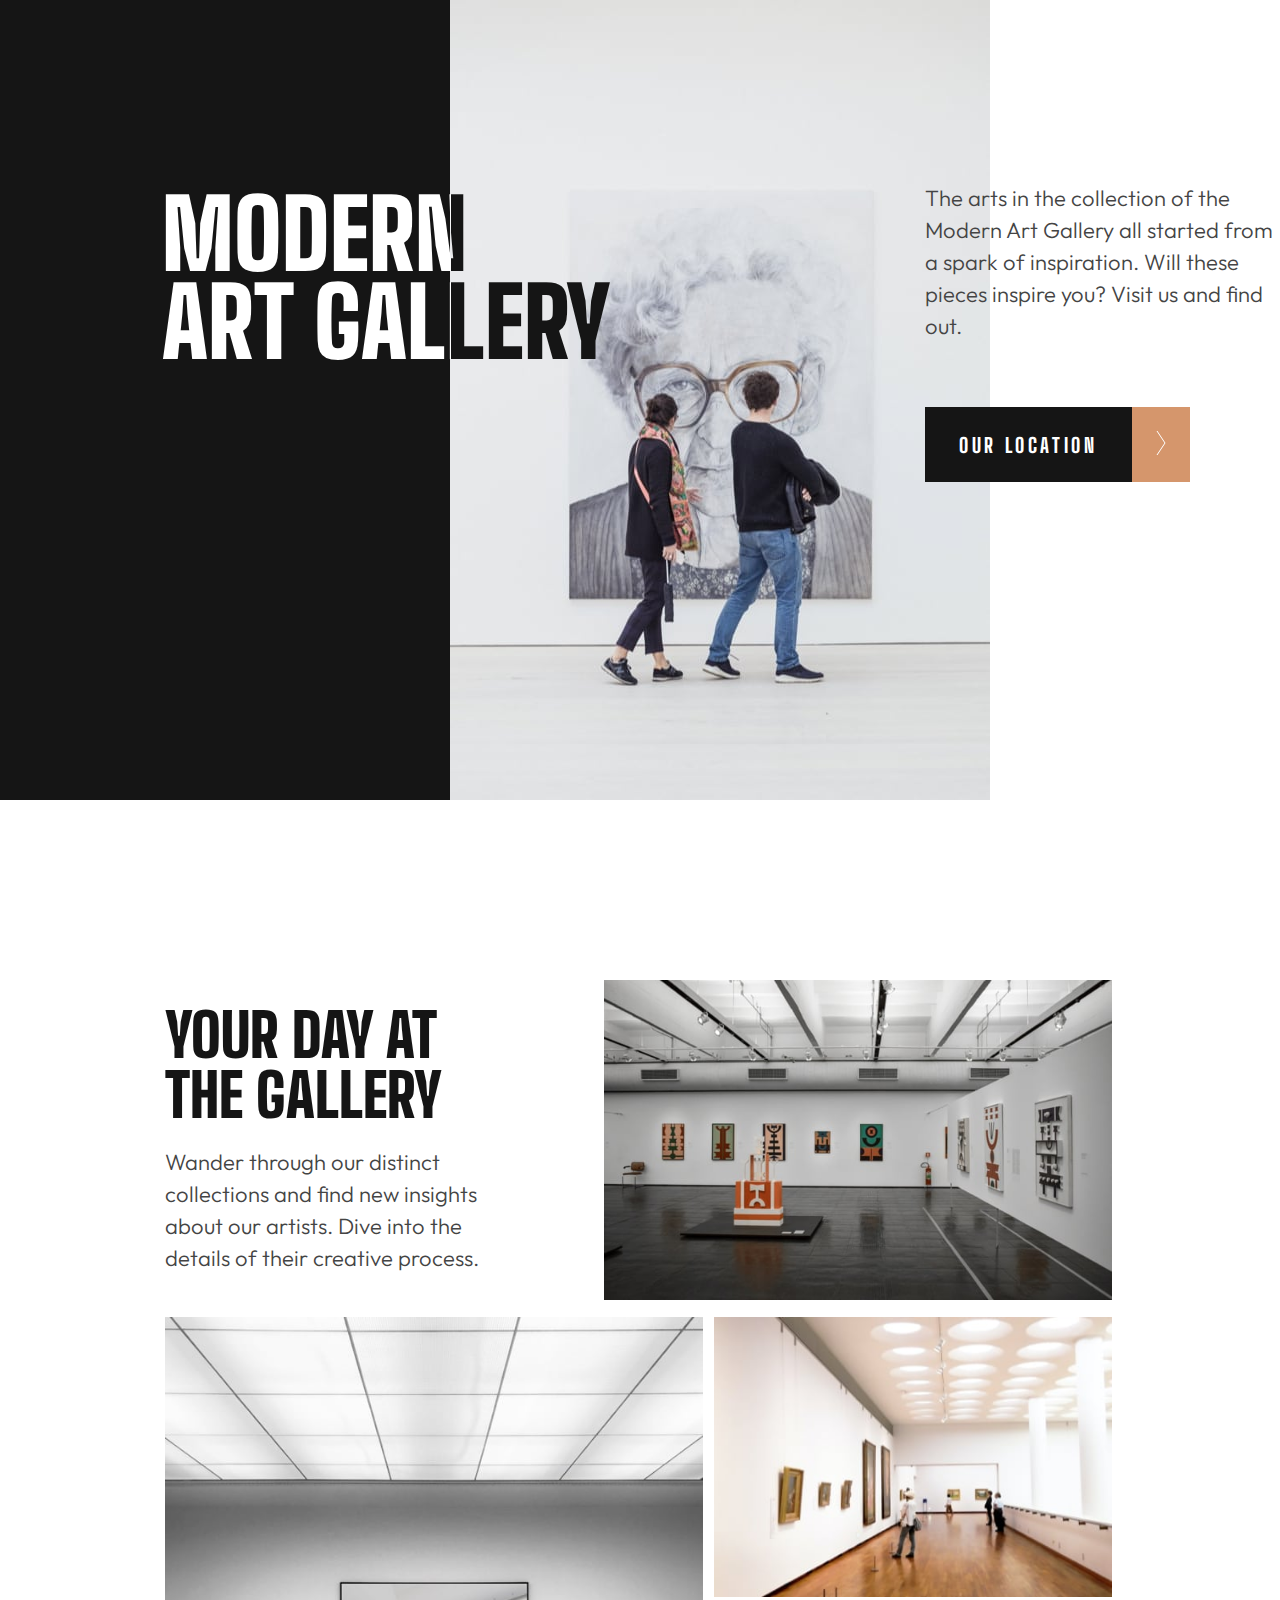
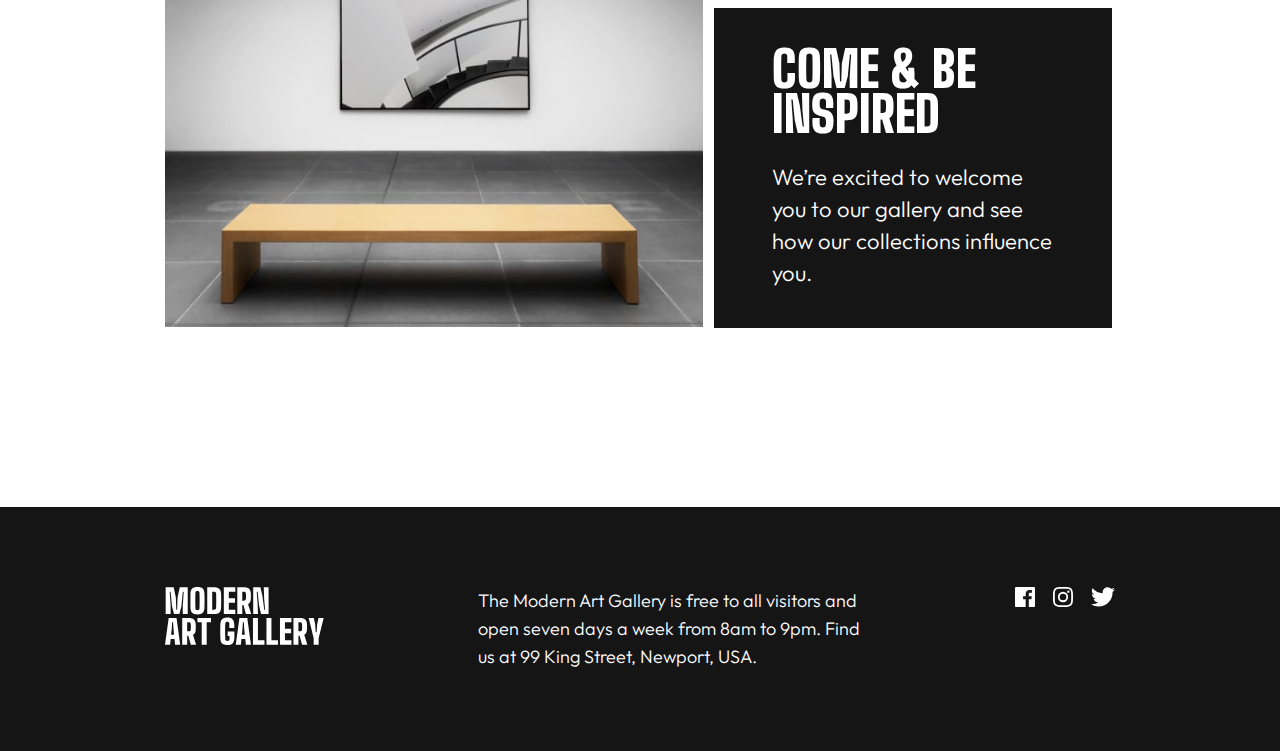
<file: index.html>
<!DOCTYPE html>
<html lang="en">

<head>
  <meta charset="UTF-8">
  <meta name="viewport" content="width=device-width, initial-scale=1.0">

  <link rel="icon" type="image/png" sizes="32x32" href="./assets/favicon-32x32.png">
  <link rel="preconnect" href="https://fonts.googleapis.com">
  <link rel="preconnect" href="https://fonts.gstatic.com" crossorigin>
  <link
    href="https://fonts.googleapis.com/css2?family=Big+Shoulders+Display:wght@800;900&family=Outfit:wght@300&display=swap"
    rel="stylesheet">
  <link rel="stylesheet" href="style.css">

  <title>Frontend Mentor | Art gallery website</title>
</head>

<body>
  <main>

    <div class="hero">
      <div class="bighero">
        <div class="black"></div>
        <img class="desktop-hero" src="assets/desktop/image-hero.jpg" alt="#">
        <h1>MODERN <br> ART GALLERY
        </h1>

      </div>

      <img class="mobile-hero" src="assets/mobile/image-hero.jpg" alt="#">
      <img class="tablet-hero" src="assets/tablet/image-hero.jpg" alt="#">

      <div class="text-box">
        <img class="hero-logo" src="assets/logo-dark.svg" alt="">
        <p>
          The arts in the collection of the Modern Art Gallery all started
          from a spark of inspiration. Will these pieces inspire you? Visit
          us and find out.
        </p>
        <a href="location.html" class="location-btn">
          <div class="btn-txt">
            <span>OUR LOCATION</span>
          </div>
          <div class="arrow-right">
            <img src="assets/icon-arrow-right.svg" alt="">
          </div>
        </a>

      </div>
    </div>


    <section class="cards-grid">
      <div class="card-1">
        <img class="mobile-img-grid" src="assets/mobile/image-grid-1.jpg" alt="">
        <img class="tablet-img-grid" src="assets/tablet/image-grid-1.jpg" alt="">
        <img class="desktop-img-grid" src="assets/desktop/image-grid-1.jpg" alt="">
      </div>

      <div class="card-2">
        <h1>Your Day at the Gallery</h1>
        <p>Wander through our distinct collections and find new insights about our artists. Dive into the details of
          their creative process.</p>
      </div>

      <div class="card-3">
        <img class="mobile-img-grid" src="assets/mobile/image-grid-2.jpg" alt="">
        <img class="tablet-img-grid" src="assets/tablet/image-grid-2.jpg" alt="">
        <img class="desktop-img-grid" src="assets/desktop/image-grid-2.jpg" alt="">
      </div>

      <div class="bigcard">
        <div class="card-4">
          <img class="mobile-img-grid" src="assets/mobile/image-grid-3.jpg" alt="">
          <img class="tablet-img-grid" src="assets/tablet/image-grid-3.jpg" alt="">
          <img class="desktop-img-grid" src="assets/desktop/image-grid-3.jpg" alt="">
        </div>

        <div class="card-5">
          <h1>Come &amp; be inspired</h1>
          <p>We’re excited to welcome you to our gallery and see how our collections
            influence you.</p>
        </div>
      </div>
    </section>
  </main>

  <footer>
    <img class="footer-logo" src="assets/logo-light.svg" alt="">
    <p> The Modern Art Gallery is free to all visitors and open seven days a week
      from 8am to 9pm. Find us at 99 King Street, Newport, USA.</p>
    <div class="icons">
      <img src="assets/icon-facebook.svg" alt="icon">
      <img src="assets/icon-instagram.svg" alt="icon">
      <img src="assets/icon-twitter.svg" alt="icon">
    </div>
  </footer>
</body>

</html>
</file>
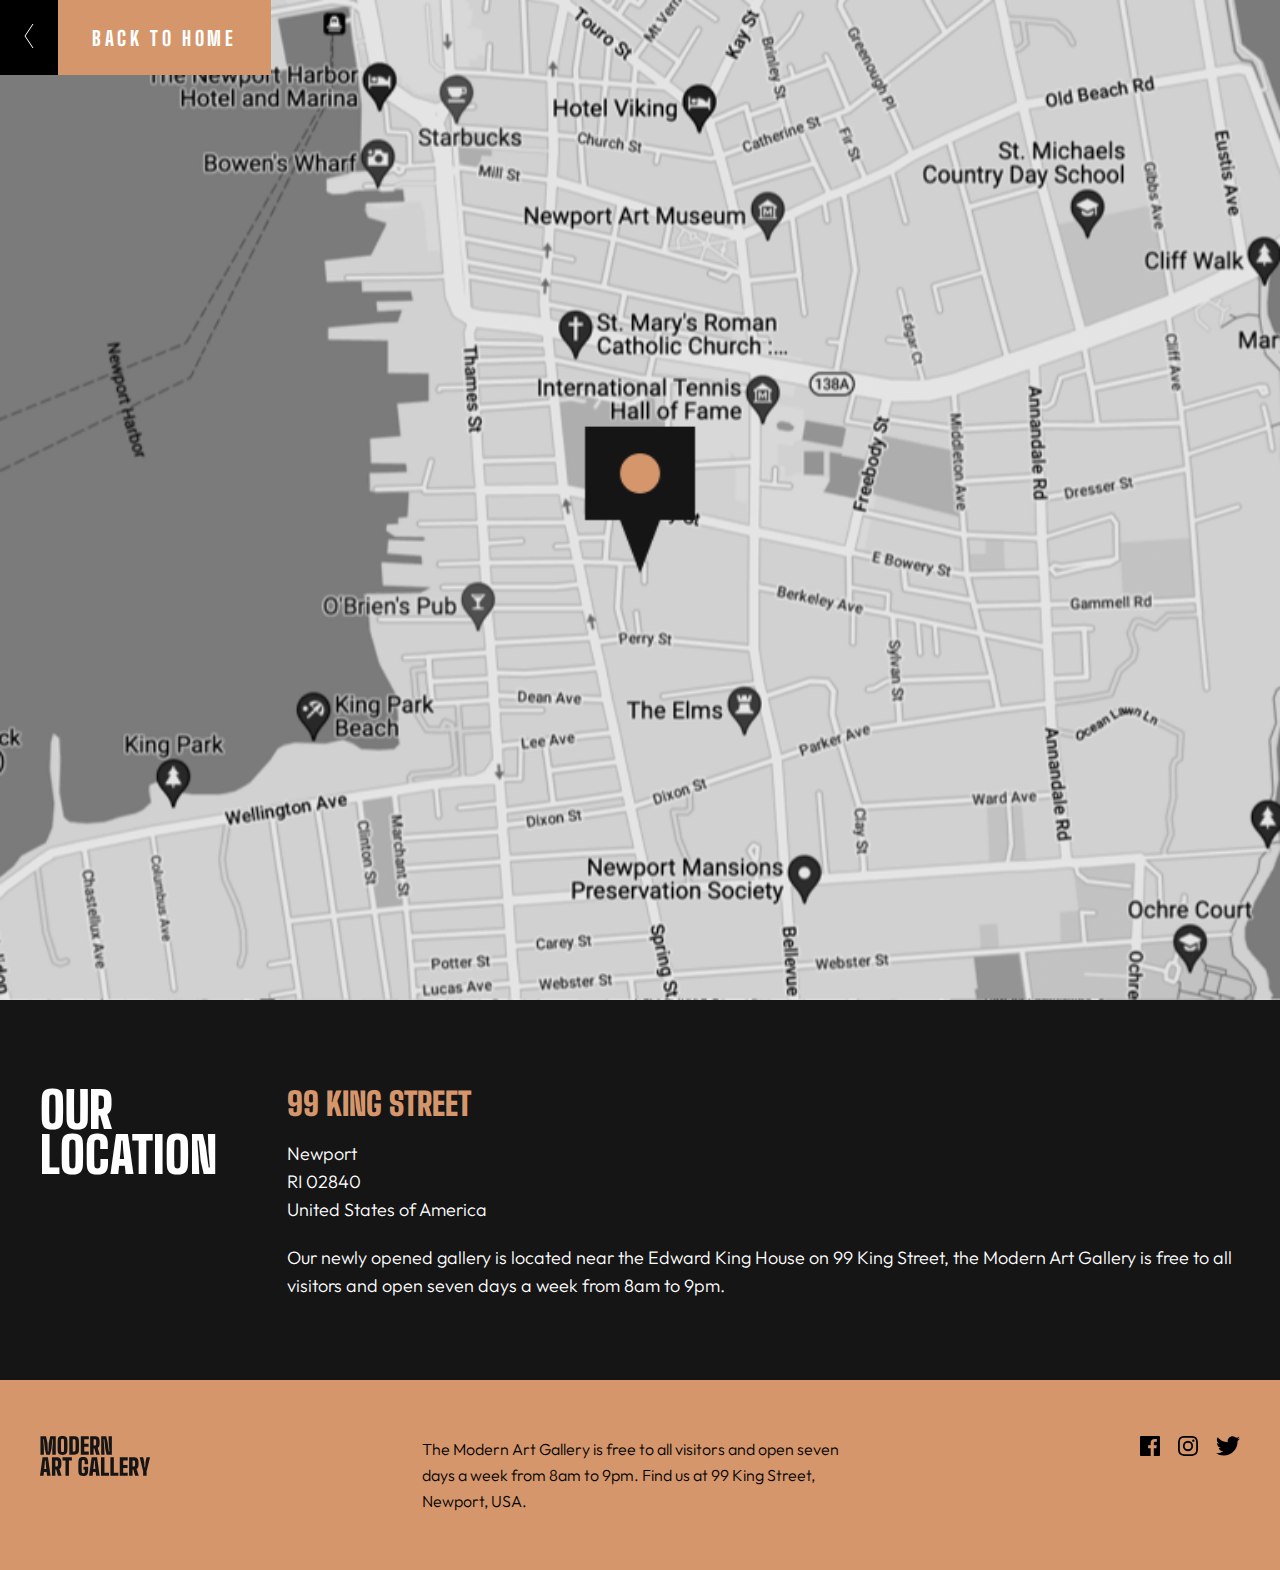
<file: location.html>
<!DOCTYPE html>
<html lang="en">

<head>
  <meta charset="UTF-8">
  <meta name="viewport" content="width=device-width, initial-scale=1.0">

  <link rel="icon" type="image/png" sizes="32x32" href="./assets/favicon-32x32.png">

  <link rel="preconnect" href="https://fonts.googleapis.com">
  <link rel="preconnect" href="https://fonts.gstatic.com" crossorigin>
  <link
    href="https://fonts.googleapis.com/css2?family=Big+Shoulders+Display:wght@800;900&family=Outfit:wght@300&display=swap"
    rel="stylesheet">
  <link rel="stylesheet" href="location.css">

  <title>Frontend Mentor | Art gallery website</title>
</head>



<body>
  <div class="container">
    <img class="map" src="assets/mobile/image-map.png" alt="">
    <img class="tablet-map" src="assets/tablet/image-map.png" alt="">
    <img class="desktop-map" src="assets/desktop/image-map.png" alt="">

    <a href="index.html" class="location-btn">
      <div class="arrow-left">
        <img src="assets/icon-arrow-left.svg" alt="">
      </div>
      <div class="btn-txt">
        <p>BACK TO HOME</p>
      </div>
    </a>

    <div class="address">
      <div class="child1">
        <h1>OUR LOCATION</h1>
      </div>
      <div class="child2">
        <h2>99 King Street</h2>
        <article> Newport</article>
        <article> RI 02840</article>
        <article>United States of America</article>
        <p>Our newly opened gallery is located near the Edward King House on 99 King
          Street, the Modern Art Gallery is free to all visitors and open seven days
          a week from 8am to 9pm.</p>
      </div>


    </div>
    <footer>
      <img class="logo" src="assets/logo-dark.svg" alt="">
      <p>The Modern Art Gallery is free to all visitors and open seven days a week from 8am to 9pm. Find us at 99 King
        Street, Newport, USA.</p>
      <div class="icons">
        <img src="assets/icon-facebook.svg" alt="icon">
        <img src="assets/icon-instagram.svg" alt="icon">
        <img src="assets/icon-twitter.svg" alt="icon">
      </div>
    </footer>


  </div>


</body>

</html>
</file>
<file: style.css>
* {
    margin: 0;
    padding: 0;
    box-sizing: border-box;
    text-decoration: none;
}

body {
    font-family: 'Big Shoulders Display', cursive;
    height: 100vh;
}

button {
    border: none;
    font-family: 'Big Shoulders Display', cursive;
}


.tablet-hero,
.desktop-hero,
.tablet-img-grid,
.desktop-img-grid,
.black,
.light-logo,
.bighero h1 {
    display: none;
}



main {
    overflow: hidden;
}

/* img {
    width: 100%;
} */

.cards-grid img,
.mobile-hero {
    width: 100%;
}


p {
    font-family: 'Outfit';
    font-style: normal;
    font-weight: 300;
    font-size: 18px;
    line-height: 28px;
    color: #444444;
}

/* --------HERO---------- */
/* --------HERO---------- */

.text-box {
    padding: 32px 16px 0 16px;
}

.hero-logo {
    width: 18em;
}

.hero p {
    color: #444444;
    margin: 32px 0;
}


/* -------LOCATION BUTTON---------- */
/* -------LOCATION BUTTON---------- */


.location-btn {
    display: flex;
    cursor: pointer;
}

.btn-txt {
    background: #151515;
    display: flex;
    align-items: center;
}

.btn-txt span {
    font-weight: 800;
    font-size: 20px;
    line-height: 24px;
    letter-spacing: 3.63636px;
    color: #FFFFFF;
    padding: 0 1.7em;
}

.arrow-right {
    background: #D5966C;
    padding: 24px;
}

.location-btn:hover .btn-txt {
    background-color: #D5966C;
}

.location-btn:hover .arrow-right {
    background-color: black;
}




/* -----------CARDS-GRID--------- */
/* -----------CARDS-GRID--------- */

.cards-grid {
    display: grid;
    padding: 120px 16px;
}

.card-2 {
    margin-top: 25px;
    margin-bottom: 32px;
}

.card-2 h1 {
    font-family: 'Big Shoulders Display';
    font-style: normal;
    font-weight: 900;
    font-size: 50px;
    line-height: 45px;
    text-transform: uppercase;
    color: #151515;

    margin-bottom: 21px;
}

.card-4 {
    margin: 16px 0;
}

.card-5 {
    background: #151515;
    padding: 48px 24px;
}

.card-5 h1 {
    font-weight: 900;
    font-size: 50px;
    line-height: 45px;
    text-transform: uppercase;
    color: #FFFFFF;

    margin-bottom: 24px;
}

.card-5 p {
    color: #FFFFFF;
}



/* -----------FOOTER---------- */
/* -----------FOOTER---------- */

footer {
    background: #151515;
    padding: 48px 32px;
}

.footer-logo,
.icons img {
    width: unset;
}

footer p {
    font-family: 'Outfit';
    font-style: normal;
    font-weight: 300;
    font-size: 16px;
    line-height: 26px;
    color: #FFFFFF;

    margin: 38px 0;
}

footer .icons {
    width: 100px;
    height: 20px;
    display: flex;
    justify-content: space-between;
}


img[alt=icon]:hover {

    filter: invert(40%) sepia(51%) saturate(352%) hue-rotate(341deg) brightness(110%) contrast(90%);
}

/* ----------------MEDIA------------ */
/* ----------------MEDIA------------ */

@media (min-width:768px) {

    .mobile-hero,
    .mobile-img-grid {
        display: none;
    }

    .tablet-hero {
        display: block;
        width: 28em;
    }

    .tablet-img-grid {
        display: block;
    }

    .hero {
        display: flex;
    }

    .hero-logo {
        width: 20em;
    }

    .text-box {
        transform: translate(-61px, 154px);
    }


    /* ----CARDS-GRID---- */
    /* ----CARDS-GRID---- */

    .cards-grid {
        display: grid;
        grid-template-columns: 43% 10% 40%;
        column-gap: 11px;
        row-gap: 11px;
        padding: 120px 40px;
        margin-right: -3.5vw;
    }

    .card-1 {
        grid-column: 2 / 4;
    }

    .card-2 {
        grid-column: 1 / 2;
        grid-row: 1 / 2;
        padding-right: 83px;
    }

    .card-3 {
        grid-column: 1 / 3;
        grid-row: 2 / 3;
    }

    .card-4 {
        margin-top: 0;
        margin-bottom: 11px;
    }

    .card-5 {
        height: 53%;
        display: flex;
        flex-direction: column;
        justify-content: center;
        padding: 0 4.5vw;
    }

    .bigcard {
        grid-row: 2 / 3;
    }

    /* -----FOOTER---- */
    /* -----FOOTER---- */


    footer {
        display: flex;
        justify-content: space-between;
        align-items: flex-start;
    }

    footer p {
        width: 35vw;
        margin: 0;
    }
}


@media (min-width:1280px) {

    .tablet-hero,
    .tablet-img-grid,
    .hero-logo {
        display: none;
    }

    .desktop-hero,
    .black,
    .desktop-img-grid,
    .bighero h1 {
        display: block;
    }

    p {
        font-size: 22px;
        line-height: 32px;
    }

    .card-2 h1 {
        font-size: 60px;
        line-height: 60px;
    }

    .card-5 {
        height: 52.5%;
    }

    .cards-grid {
        padding: 180px 165px;
    }

    /* --------HERO------ */
    /* --------HERO------ */

    .bighero {
        display: flex;
    }

    .black {
        width: 450px;
        height: 800px;
        background: #151515;
    }

    .bighero h1 {
        font-weight: 900;
        font-size: 96px;
        line-height: 88px;
        background: linear-gradient(90deg, white 56.2%, #151515 20%);
        background-clip: border-box;
        -webkit-background-clip: text;
        -webkit-text-fill-color: transparent;
        width: 514px;
        margin: 190px -827.7px;
    }

    .text-box {
        width: 350px;
        padding: 0;
        transform: translate(925px, 182px);
    }

    .text-box p {
        margin: 0 0 65px;
    }

    footer {
        padding: 80px 165px;
    }

    footer p {
        width: 30vw;
        font-size: 18px;
        line-height: 28px;
    }

    .footer-logo {
        width: 10em;
    }

    .icons {
        cursor: pointer;
    }
}



/* --------HOVER------ */
</file>
<file: location.css>
* {
    margin: 0;
    padding: 0;
    box-sizing: border-box;
    text-decoration: none;
}

button {
    border: none;
    font-family: 'Big Shoulders Display', cursive;
}

body {
    font-family: 'Big Shoulders Display', cursive;
    height: 100vh;
}

.container {
    display: flex;
    flex-direction: column;
}

.tablet-map,
.desktop-map {
    display: none;
}

/* -----------MAP------- */
/* -----------MAP------- */

.map {
    position: relative;
    width: 100%;
}



/* -----------LOCATION BUTTON----------- */
/* -----------LOCATION BUTTON----------- */


.location-btn {
    display: flex;
    cursor: pointer;
    position: absolute;
    top: 0;
}

.btn-txt {
    background: #151515;
    display: flex;
    align-items: center;
}

.btn-txt p {
    font-weight: 800;
    font-size: 20px;
    line-height: 24px;
    letter-spacing: 3.63636px;
    color: #FFFFFF;
    padding: 0 1.7em;
}

.arrow-left {
    background: #D5966C;
    padding: 24px;
}

.location-btn:hover .btn-txt {
    background-color: #D5966C;
}

.location-btn:hover .arrow-left {
    background-color: black;
}



/* -------------ADDRESS----------- */
/* -------------ADDRESS----------- */

.address {
    background: #151515;
    padding: 48px 16px 56px 16px;
}

.address h1 {
    font-weight: 900;
    font-size: 50px;
    line-height: 45px;
    color: white;
    padding-bottom: 48px;
}

.address h2 {
    font-weight: 900;
    font-size: 32px;
    line-height: 32px;
    text-transform: uppercase;
    color: #D5966C;
    padding-bottom: 20px;
}

.address article {
    font-family: 'Outfit';
    font-weight: 300;
    font-size: 18px;
    line-height: 28px;
    color: #FFFFFF;
}

.address p {
    font-family: 'Outfit';
    font-style: normal;
    font-weight: 300;
    font-size: 18px;
    line-height: 28px;
    color: #FFFFFF;

    padding-top: 20px;
}


/* -----------FOOTER---------- */
/* -----------FOOTER---------- */

footer {
    background: #D5966C;
    padding: 48px 32px;
}

footer p {
    font-family: 'Outfit';
    font-style: normal;
    font-weight: 300;
    font-size: 16px;
    line-height: 26px;
    color: black;

    padding: 38px 0;
}

.icons {
    width: 100px;
    height: 20px;
    display: flex;
    justify-content: space-between;
    cursor: pointer;
}

img[alt=icon] {
    filter: invert(0%) sepia(55%) hue-rotate(122deg) contrast(107%) brightness(0) saturate(100%);
}

img[alt=icon]:hover {
    filter: none;
}


@media (min-width:768px) {
    .map {
        display: none;
    }

    .tablet-map {
        display: block;
    }

    .address {
        padding: 88px 40px 80px 40px;
        display: flex;
    }

    .child1 {
        margin-right: 68px;
    }

    footer {
        display: flex;
        justify-content: space-between;
        align-items: flex-start;
        padding: 56px 40px;
    }

    footer p {
        width: 35vw;
        padding: 0;
    }
}

@media (min-width:1360px) {
    .tablet-map {
        display: none;
    }

    .desktop-map {
        display: block;
    }

    .address {
        padding: 104px 165px 128px 165px;
    }

    .child1 h1 {
        font-size: 70px;
        line-height: 70px;
        margin-right: 220px;
    }

    .child2 h2 {
        font-size: 36px;
        line-height: 36px;
    }

    .child2 article {
        font-size: 22px;
        line-height: 32px;
    }


    .child2 p {
        font-size: 22px;
        line-height: 32px;
    }

    footer {
        padding: 80px 165px;
    }

    .logo {
        width: 10em;

    }

    footer p {
        width: 30vw;
        font-size: 18px;
        line-height: 28px;
    }
}
</file>
